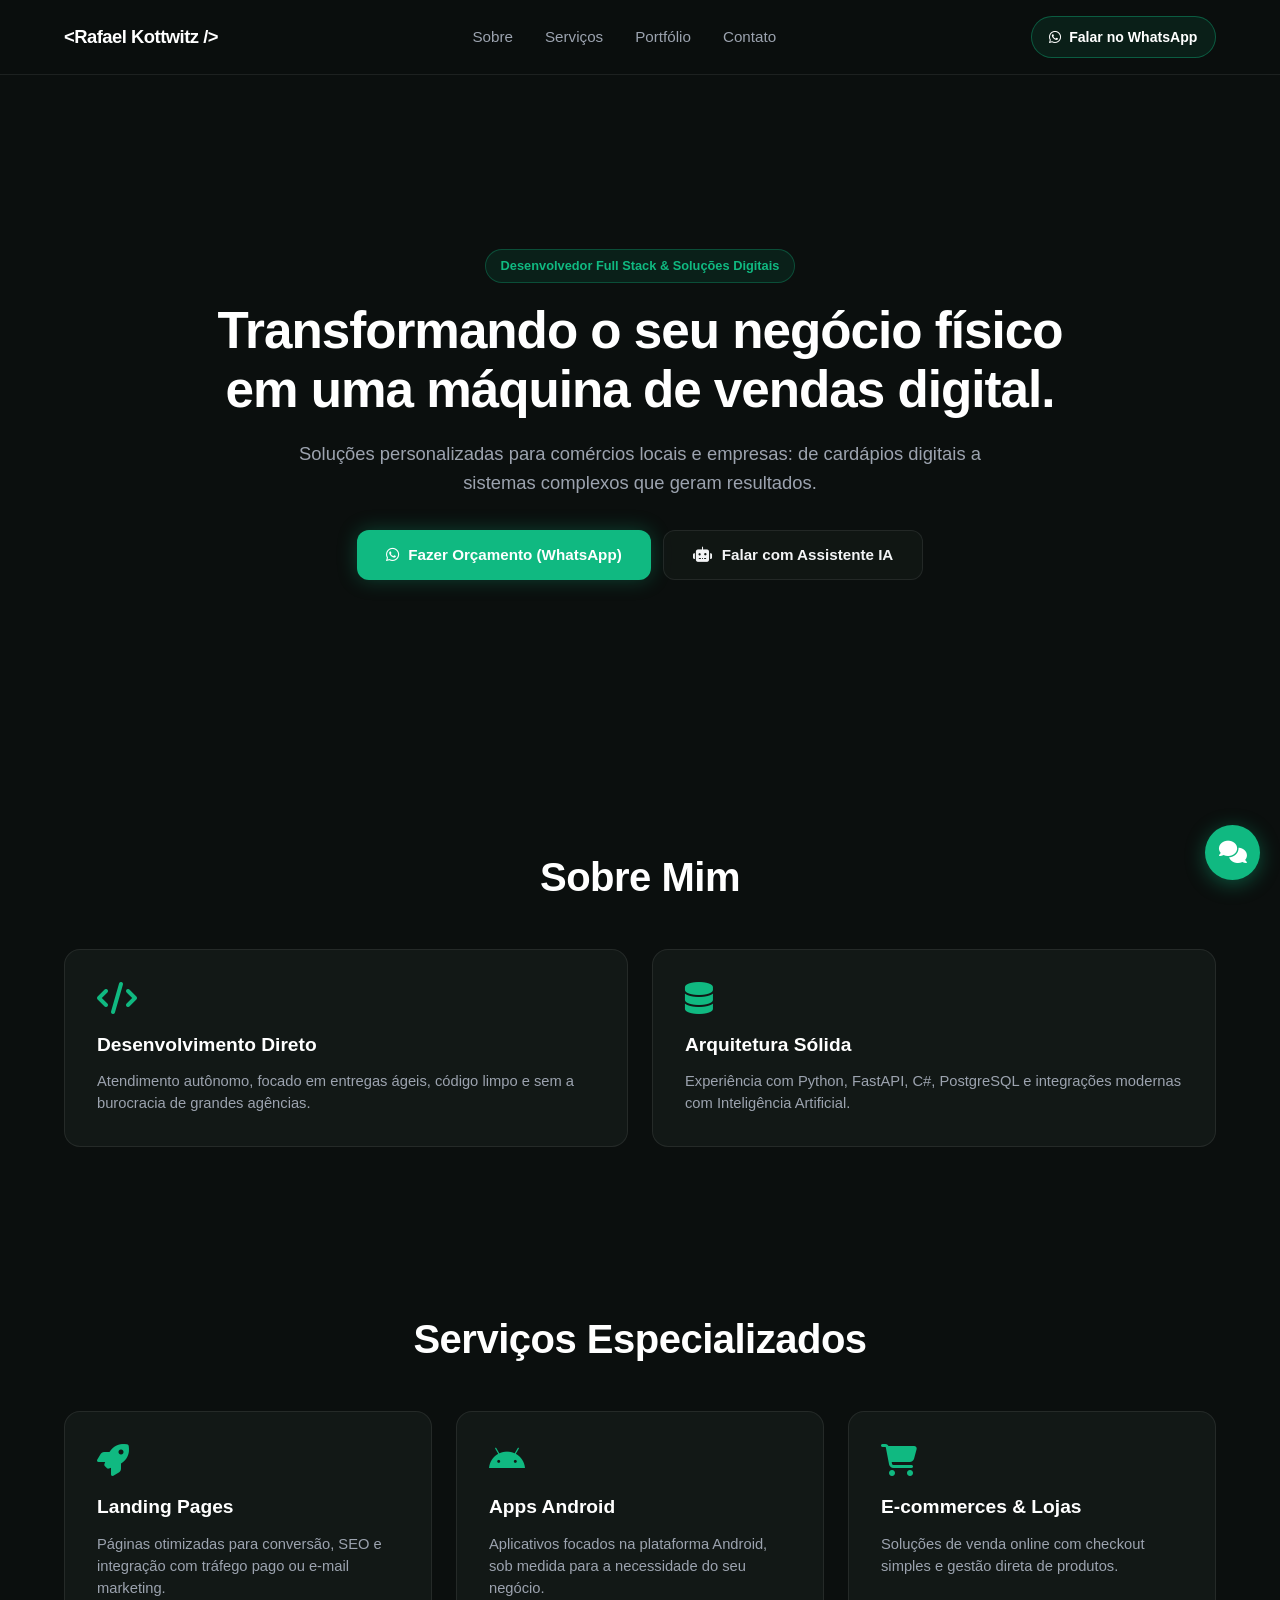
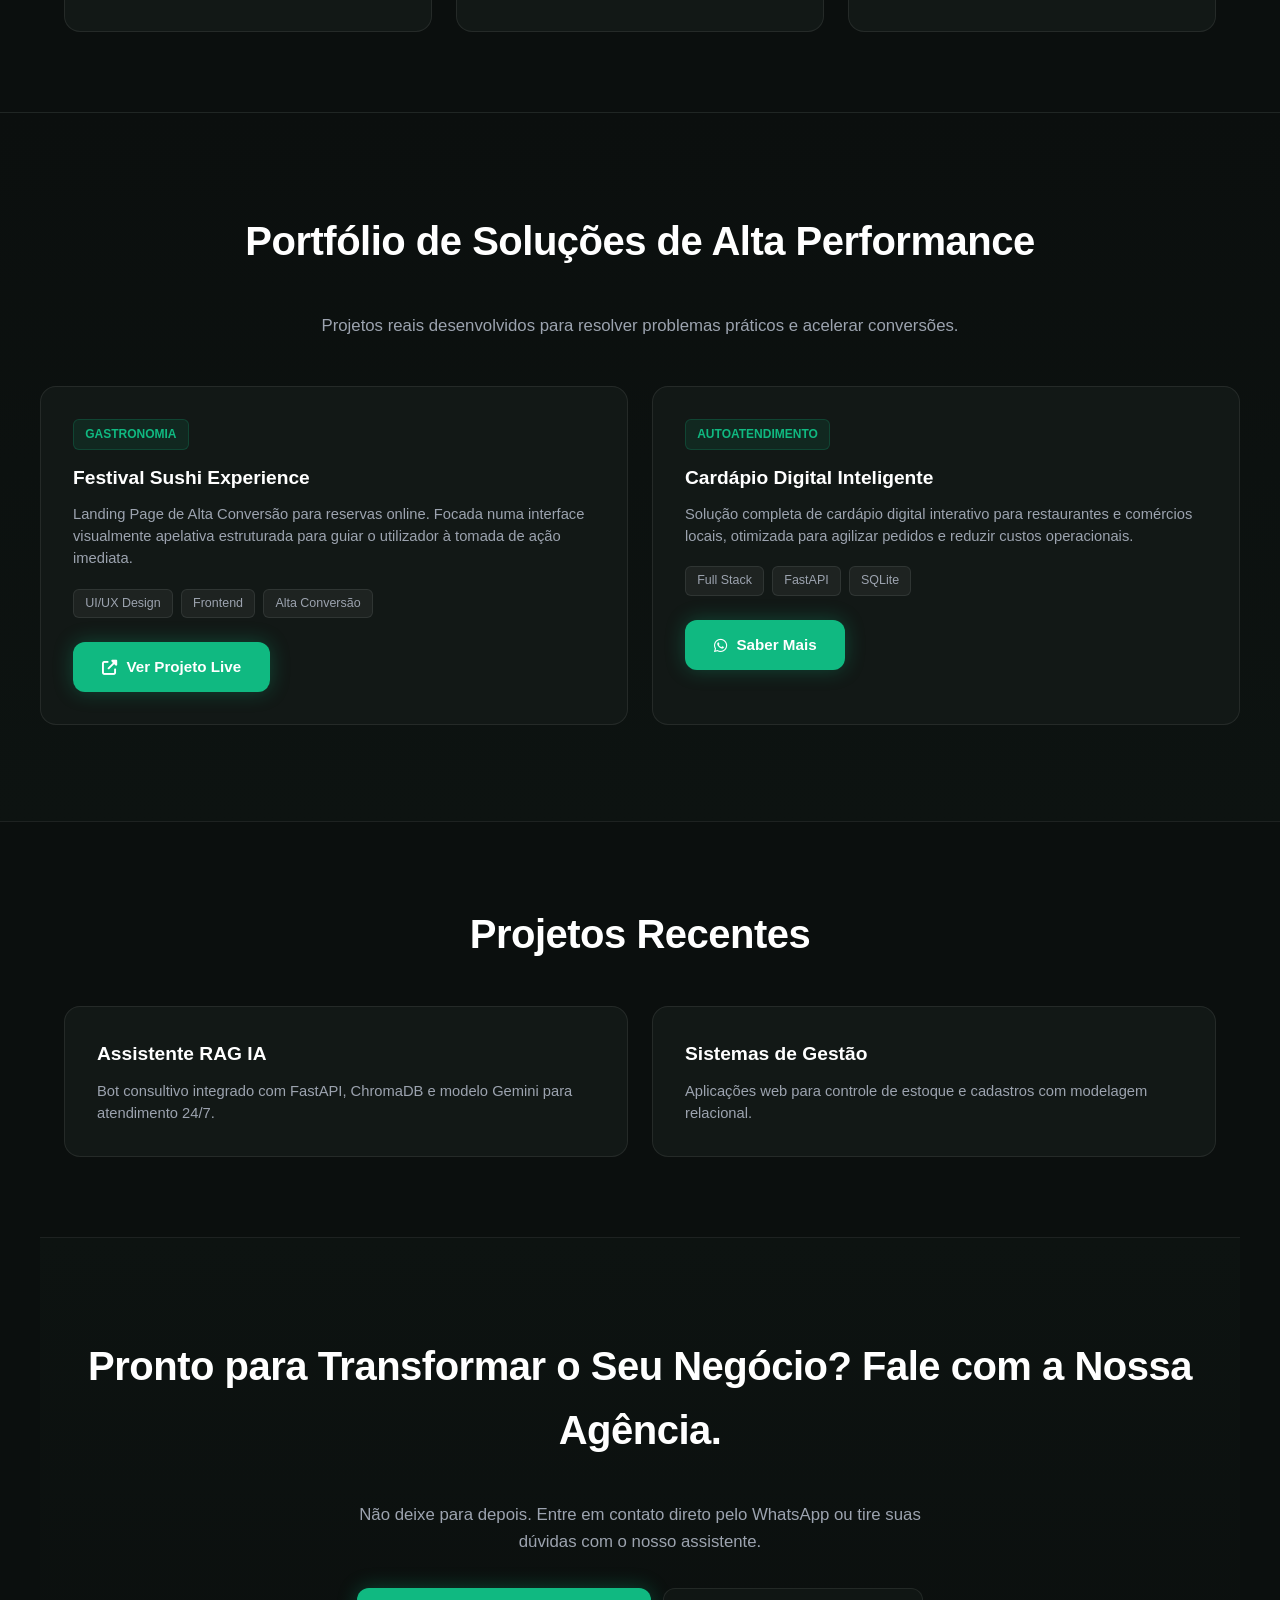
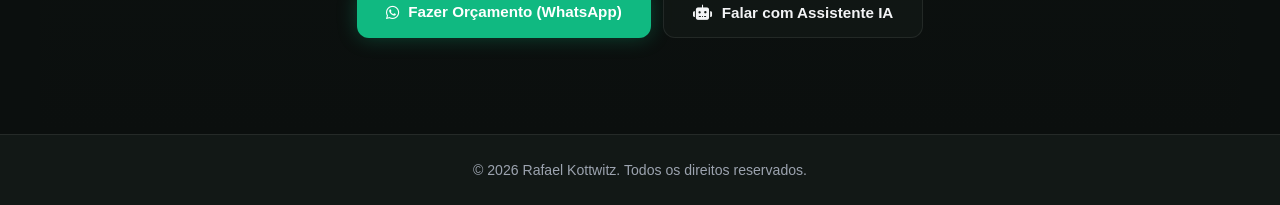
<file: index.html>
<!DOCTYPE html>
<html lang="pt-BR">

<head>
    <meta charset="UTF-8">
    <meta name="viewport" content="width=device-width, initial-scale=1.0">
    <title>Rafael Kottwitz | Desenvolvedor Software & Soluções B2B</title>
    <link rel="stylesheet" href="styles.css">
    <link rel="stylesheet" href="https://cdnjs.cloudflare.com/ajax/libs/font-awesome/6.4.0/css/all.min.css">
</head>

<body>
    <!-- Header Fixo / Navbar Responsiva -->
    <header class="header">
        <nav class="nav-container">
            <div class="logo">&lt;Rafael Kottwitz /&gt;</div>
            
            <ul class="nav-links" id="navLinks">
                <li><a href="#sobre" onclick="closeMenu()">Sobre</a></li>
                <li><a href="#servicos" onclick="closeMenu()">Serviços</a></li>
                <li><a href="#portfolio" onclick="closeMenu()">Portfólio</a></li>
                <li><a href="#contato" onclick="closeMenu()">Contato</a></li>
                <li class="mobile-cta">
                    <a href="https://wa.me/5547988258610?text=Olá%20Rafael,%20vi%20o%20teu%20portfólio%20e%20quero%20fazer%20um%20orçamento!" target="_blank" class="btn-nav">
                        <i class="fab fa-whatsapp"></i> Falar no WhatsApp
                    </a>
                </li>
            </ul>

            <div class="header-cta desktop-only">
                <a href="https://wa.me/5547988258610?text=Olá%20Rafael,%20vi%20o%20teu%20portfólio%20e%20quero%20fazer%20um%20orçamento!" target="_blank" class="btn-nav">
                    <i class="fab fa-whatsapp"></i> Falar no WhatsApp
                </a>
            </div>

            <!-- Botão Hambúrguer para Mobile -->
            <button class="menu-hamburger" id="menuHamburger" onclick="toggleMenu()" aria-label="Abrir Menu">
                <i class="fas fa-bars"></i>
            </button>
        </nav>
    </header>

    <main>
        <!-- Hero Section -->
        <section class="hero" id="inicio">
            <div class="hero-overlay"></div>
            <div class="hero-content">
                <span class="badge">Desenvolvedor Full Stack & Soluções Digitais</span>
                <h1>Transformando o seu negócio físico em uma máquina de vendas digital.</h1>
                <p>Soluções personalizadas para comércios locais e empresas: de cardápios digitais a sistemas complexos que geram resultados.</p>
                <div class="hero-btns">
                    <a href="https://wa.me/5547988258610?text=Olá%20Rafael,%20gostaria%20de%20fazer%20um%20orçamento." target="_blank" class="btn-primary">
                        <i class="fab fa-whatsapp"></i> Fazer Orçamento (WhatsApp)
                    </a>
                    <button class="btn-secondary" onclick="toggleChat()">
                        <i class="fas fa-robot"></i> Falar com Assistente IA
                    </button>
                </div>
            </div>
        </section>

        <!-- Sobre Mim -->
        <section id="sobre" class="sobre">
            <h2>Sobre Mim</h2>
            <div class="sobre-grid">
                <div class="sobre-card">
                    <i class="fas fa-code"></i>
                    <h3>Desenvolvimento Direto</h3>
                    <p>Atendimento autônomo, focado em entregas ágeis, código limpo e sem a burocracia de grandes agências.</p>
                </div>
                <div class="sobre-card">
                    <i class="fas fa-database"></i>
                    <h3>Arquitetura Sólida</h3>
                    <p>Experiência com Python, FastAPI, C#, PostgreSQL e integrações modernas com Inteligência Artificial.</p>
                </div>
            </div>
        </section>

        <!-- Serviços Especializados -->
        <section id="servicos" class="servicos">
            <h2>Serviços Especializados</h2>
            <div class="cards-grid">
                <div class="card">
                    <i class="fas fa-rocket"></i>
                    <h3>Landing Pages</h3>
                    <p>Páginas otimizadas para conversão, SEO e integração com tráfego pago ou e-mail marketing.</p>
                </div>
                <div class="card">
                    <i class="fab fa-android"></i>
                    <h3>Apps Android</h3>
                    <p>Aplicativos focados na plataforma Android, sob medida para a necessidade do seu negócio.</p>
                </div>
                <div class="card">
                    <i class="fas fa-shopping-cart"></i>
                    <h3>E-commerces & Lojas</h3>
                    <p>Soluções de venda online com checkout simples e gestão direta de produtos.</p>
                </div>
            </div>
        </section>

        <!-- Vitrine de Projetos em Destaque -->
        <section id="portfolio" class="portfolio-section">
            <div class="container">
                <h2 class="section-title">Portfólio de Soluções de Alta Performance</h2>
                <p class="section-subtitle">Projetos reais desenvolvidos para resolver problemas práticos e acelerar conversões.</p>

                <div class="project-grid-main">
                    <div class="project-card">
                        <div class="project-info">
                            <span class="project-tag-top">Gastronomia</span>
                            <h3>Festival Sushi Experience</h3>
                            <p>
                                Landing Page de Alta Conversão para reservas online. Focada numa interface visualmente apelativa estruturada para guiar o utilizador à tomada de ação imediata.
                            </p>
                            <div class="project-tags">
                                <span>UI/UX Design</span>
                                <span>Frontend</span>
                                <span>Alta Conversão</span>
                            </div>
                            <div class="project-actions">
                                <a href="https://festivalsushi.netlify.app/" target="_blank" class="btn-primary">
                                    <i class="fas fa-external-link-alt"></i> Ver Projeto Live
                                </a>
                            </div>
                        </div>
                    </div>

                    <div class="project-card">
                        <div class="project-info">
                            <span class="project-tag-top">Autoatendimento</span>
                            <h3>Cardápio Digital Inteligente</h3>
                            <p>
                                Solução completa de cardápio digital interativo para restaurantes e comércios locais, otimizada para agilizar pedidos e reduzir custos operacionais.
                            </p>
                            <div class="project-tags">
                                <span>Full Stack</span>
                                <span>FastAPI</span>
                                <span>SQLite</span>
                            </div>
                            <div class="project-actions">
                                <a href="https://wa.me/5547988258610?text=Olá%20Rafael,%20quero%20conhecer%20o%20Cardápio%20Digital!" target="_blank" class="btn-primary">
                                    <i class="fab fa-whatsapp"></i> Saber Mais
                                </a>
                            </div>
                        </div>
                    </div>
                </div>
            </div>
        </section>

        <!-- Projetos Recentes -->
        <section class="portfolio">
            <h2>Projetos Recentes</h2>
            <div class="portfolio-grid">
                <div class="portfolio-item">
                    <div class="portfolio-info">
                        <h3>Assistente RAG IA</h3>
                        <p>Bot consultivo integrado com FastAPI, ChromaDB e modelo Gemini para atendimento 24/7.</p>
                    </div>
                </div>
                <div class="portfolio-item">
                    <div class="portfolio-info">
                        <h3>Sistemas de Gestão</h3>
                        <p>Aplicações web para controle de estoque e cadastros com modelagem relacional.</p>
                    </div>
                </div>
            </div>
        </section>

        <!-- Secção de Contato Final -->
        <section id="contato" class="contato-final">
            <div class="container text-center">
                <h2>Pronto para Transformar o Seu Negócio? Fale com a Nossa Agência.</h2>
                <p>Não deixe para depois. Entre em contato direto pelo WhatsApp ou tire suas dúvidas com o nosso assistente.</p>
                <div class="hero-btns" style="margin-top: 2rem;">
                    <a href="https://wa.me/5547988258610?text=Olá%20Rafael,%20quero%20fazer%20um%20orçamento%20pelo%20portfólio." target="_blank" class="btn-primary">
                        <i class="fab fa-whatsapp"></i> Fazer Orçamento (WhatsApp)
                    </a>
                    <button class="btn-secondary" onclick="toggleChat()">
                        <i class="fas fa-robot"></i> Falar com Assistente IA
                    </button>
                </div>
            </div>
        </section>
    </main>

    <!-- Footer -->
    <footer class="footer-bottom">
        <p>© 2026 Rafael Kottwitz. Todos os direitos reservados.</p>
    </footer>

    <!-- Chat Widget Integrado -->
    <div class="chat-widget">
        <button class="chat-toggle-btn" onclick="toggleChat()" aria-label="Abrir Chat">
            <i class="fas fa-comments"></i>
        </button>

        <div class="chat-box" id="chatBox">
            <div class="chat-header">
                <div class="chat-status">
                    <span class="status-dot"></span>
                    <div>
                        <strong>Assistente Virtual</strong>
                        <small>IA de Atendimento</small>
                    </div>
                </div>
                <button class="close-btn" onclick="toggleChat()">&times;</button>
            </div>

            <div class="chat-messages" id="chatMessages">
                <div class="message bot-message">
                    Olá! Sou o assistente virtual do Rafael. Como posso te ajudar com seu projeto hoje?
                </div>
            </div>

            <div class="chat-quick-tags">
                <button onclick="sendQuickMessage('Quanto custa uma landing page?')">📄 Preço Landing Page</button>
                <button onclick="sendQuickMessage('Você faz app para Android?')">📱 App Android</button>
            </div>

            <form class="chat-input-area" id="chatForm" onsubmit="handleSendMessage(event)">
                <input type="text" id="userInput" placeholder="Digite sua mensagem..." autocomplete="off">
                <button type="submit"><i class="fas fa-paper-plane"></i></button>
            </form>
        </div>
    </div>

    <script src="script.js"></script>
</body>

</html>
</file>
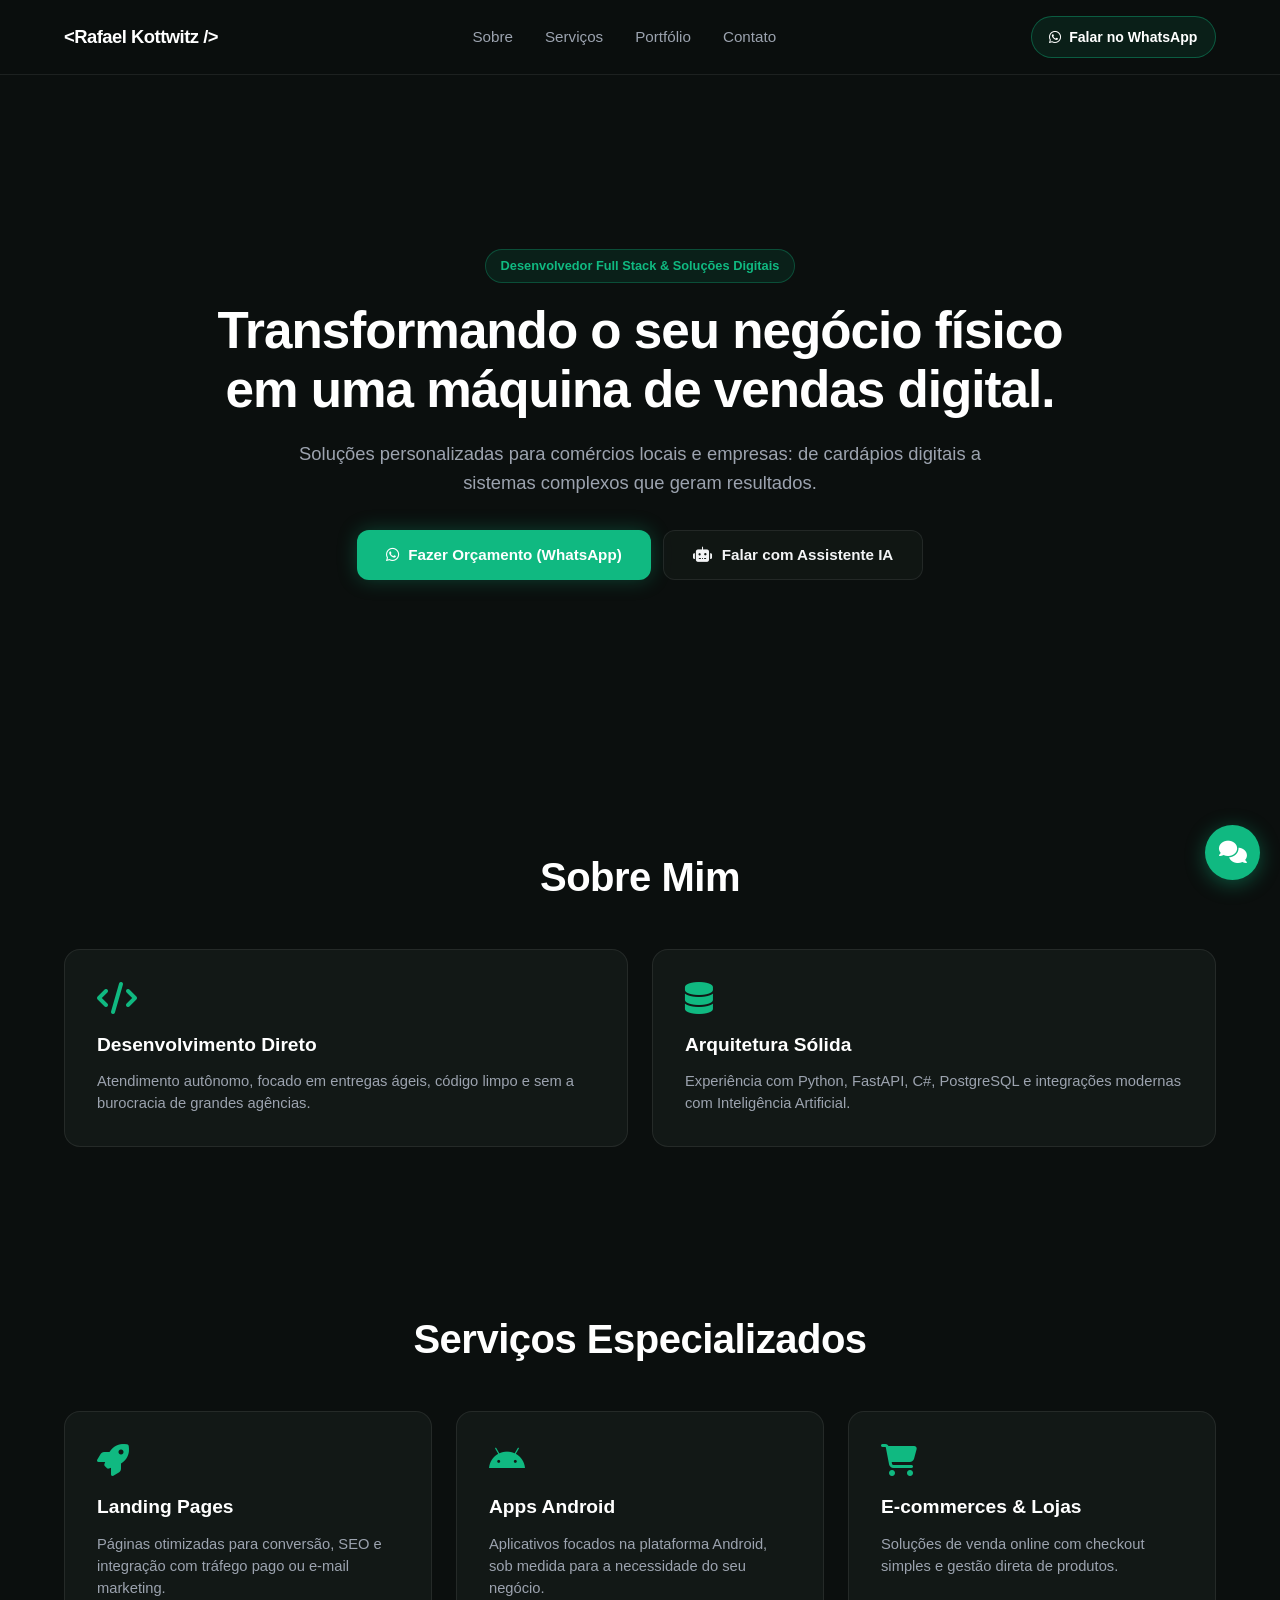
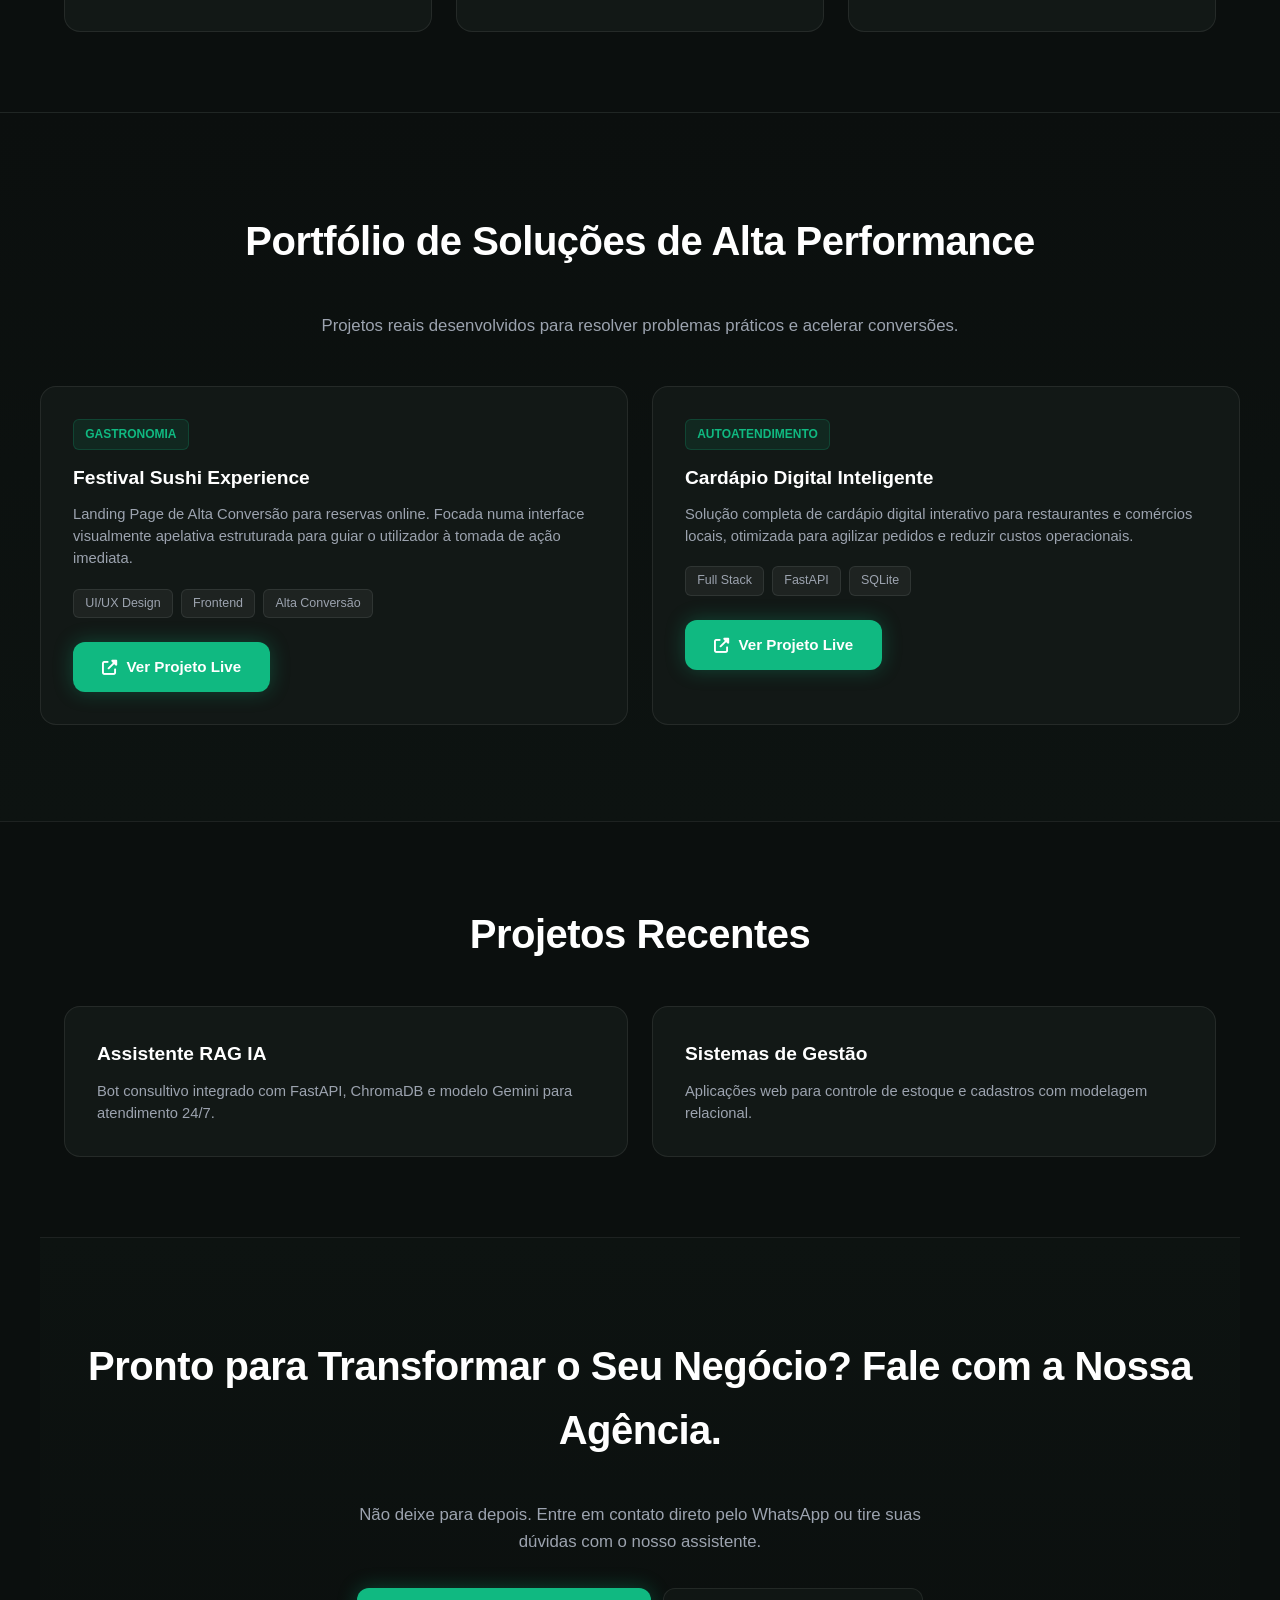
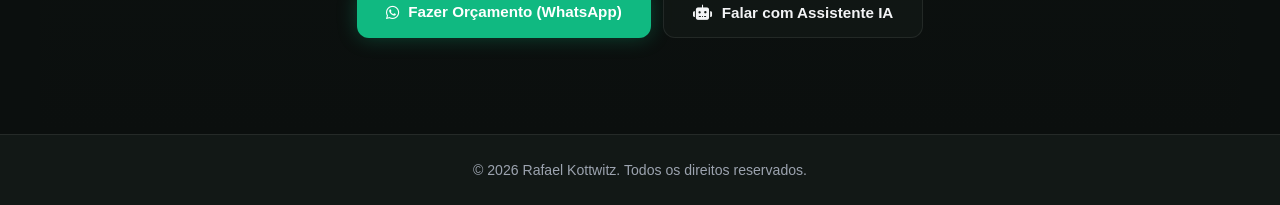
<file: frontend-portfolio/index.html>
<!DOCTYPE html>
<html lang="pt-BR">

<head>
    <meta charset="UTF-8">
    <meta name="viewport" content="width=device-width, initial-scale=1.0">
    <title>Rafael Kottwitz | Desenvolvedor Software & Soluções B2B</title>
    <link rel="stylesheet" href="styles.css">
    <link rel="stylesheet" href="https://cdnjs.cloudflare.com/ajax/libs/font-awesome/6.4.0/css/all.min.css">
</head>

<body>
    <!-- Header Fixo / Navbar Responsiva -->
    <header class="header">
        <nav class="nav-container">
            <div class="logo">&lt;Rafael Kottwitz /&gt;</div>
            
            <ul class="nav-links" id="navLinks">
                <li><a href="#sobre" onclick="closeMenu()">Sobre</a></li>
                <li><a href="#servicos" onclick="closeMenu()">Serviços</a></li>
                <li><a href="#portfolio" onclick="closeMenu()">Portfólio</a></li>
                <li><a href="#contato" onclick="closeMenu()">Contato</a></li>
                <li class="mobile-cta">
                    <a href="https://wa.me/5547988258610?text=Olá%20Rafael,%20vi%20o%20teu%20portfólio%20e%20quero%20fazer%20um%20orçamento!" target="_blank" class="btn-nav">
                        <i class="fab fa-whatsapp"></i> Falar no WhatsApp
                    </a>
                </li>
            </ul>

            <div class="header-cta desktop-only">
                <a href="https://wa.me/5547988258610?text=Olá%20Rafael,%20vi%20o%20teu%20portfólio%20e%20quero%20fazer%20um%20orçamento!" target="_blank" class="btn-nav">
                    <i class="fab fa-whatsapp"></i> Falar no WhatsApp
                </a>
            </div>

            <!-- Botão Hambúrguer para Mobile -->
            <button class="menu-hamburger" id="menuHamburger" onclick="toggleMenu()" aria-label="Abrir Menu">
                <i class="fas fa-bars"></i>
            </button>
        </nav>
    </header>

    <main>
        <!-- Hero Section -->
        <section class="hero" id="inicio">
            <div class="hero-overlay"></div>
            <div class="hero-content">
                <span class="badge">Desenvolvedor Full Stack & Soluções Digitais</span>
                <h1>Transformando o seu negócio físico em uma máquina de vendas digital.</h1>
                <p>Soluções personalizadas para comércios locais e empresas: de cardápios digitais a sistemas complexos que geram resultados.</p>
                <div class="hero-btns">
                    <a href="https://wa.me/5547988258610?text=Olá%20Rafael,%20gostaria%20de%20fazer%20um%20orçamento." target="_blank" class="btn-primary">
                        <i class="fab fa-whatsapp"></i> Fazer Orçamento (WhatsApp)
                    </a>
                    <button class="btn-secondary" onclick="toggleChat()">
                        <i class="fas fa-robot"></i> Falar com Assistente IA
                    </button>
                </div>
            </div>
        </section>

        <!-- Sobre Mim -->
        <section id="sobre" class="sobre">
            <h2>Sobre Mim</h2>
            <div class="sobre-grid">
                <div class="sobre-card">
                    <i class="fas fa-code"></i>
                    <h3>Desenvolvimento Direto</h3>
                    <p>Atendimento autônomo, focado em entregas ágeis, código limpo e sem a burocracia de grandes agências.</p>
                </div>
                <div class="sobre-card">
                    <i class="fas fa-database"></i>
                    <h3>Arquitetura Sólida</h3>
                    <p>Experiência com Python, FastAPI, C#, PostgreSQL e integrações modernas com Inteligência Artificial.</p>
                </div>
            </div>
        </section>

        <!-- Serviços Especializados -->
        <section id="servicos" class="servicos">
            <h2>Serviços Especializados</h2>
            <div class="cards-grid">
                <div class="card">
                    <i class="fas fa-rocket"></i>
                    <h3>Landing Pages</h3>
                    <p>Páginas otimizadas para conversão, SEO e integração com tráfego pago ou e-mail marketing.</p>
                </div>
                <div class="card">
                    <i class="fab fa-android"></i>
                    <h3>Apps Android</h3>
                    <p>Aplicativos focados na plataforma Android, sob medida para a necessidade do seu negócio.</p>
                </div>
                <div class="card">
                    <i class="fas fa-shopping-cart"></i>
                    <h3>E-commerces & Lojas</h3>
                    <p>Soluções de venda online com checkout simples e gestão direta de produtos.</p>
                </div>
            </div>
        </section>

        <!-- Vitrine de Projetos em Destaque -->
        <section id="portfolio" class="portfolio-section">
            <div class="container">
                <h2 class="section-title">Portfólio de Soluções de Alta Performance</h2>
                <p class="section-subtitle">Projetos reais desenvolvidos para resolver problemas práticos e acelerar conversões.</p>

                <div class="project-grid-main">
                    <div class="project-card">
                        <div class="project-info">
                            <span class="project-tag-top">Gastronomia</span>
                            <h3>Festival Sushi Experience</h3>
                            <p>
                                Landing Page de Alta Conversão para reservas online. Focada numa interface visualmente apelativa estruturada para guiar o utilizador à tomada de ação imediata.
                            </p>
                            <div class="project-tags">
                                <span>UI/UX Design</span>
                                <span>Frontend</span>
                                <span>Alta Conversão</span>
                            </div>
                            <div class="project-actions">
                                <a href="https://festivalsushi.netlify.app/" target="_blank" class="btn-primary">
                                    <i class="fas fa-external-link-alt"></i> Ver Projeto Live
                                </a>
                            </div>
                        </div>
                    </div>

                    <div class="project-card">
                        <div class="project-info">
                            <span class="project-tag-top">Autoatendimento</span>
                            <h3>Cardápio Digital Inteligente</h3>
                            <p>
                                Solução completa de cardápio digital interativo para restaurantes e comércios locais, otimizada para agilizar pedidos e reduzir custos operacionais.
                            </p>
                            <div class="project-tags">
                                <span>Full Stack</span>
                                <span>FastAPI</span>
                                <span>SQLite</span>
                            </div>
                            <div class="project-actions">
                                <a href="https://sabores-da-costa.vercel.app/" target="_blank" class="btn-primary">
                                    <i class="fas fa-external-link-alt"></i> Ver Projeto Live
                                </a>
                            </div>
                        </div>
                    </div>
                </div>
            </div>
        </section>

        <!-- Projetos Recentes -->
        <section class="portfolio">
            <h2>Projetos Recentes</h2>
            <div class="portfolio-grid">
                <div class="portfolio-item">
                    <div class="portfolio-info">
                        <h3>Assistente RAG IA</h3>
                        <p>Bot consultivo integrado com FastAPI, ChromaDB e modelo Gemini para atendimento 24/7.</p>
                    </div>
                </div>
                <div class="portfolio-item">
                    <div class="portfolio-info">
                        <h3>Sistemas de Gestão</h3>
                        <p>Aplicações web para controle de estoque e cadastros com modelagem relacional.</p>
                    </div>
                </div>
            </div>
        </section>

        <!-- Secção de Contato Final -->
        <section id="contato" class="contato-final">
            <div class="container text-center">
                <h2>Pronto para Transformar o Seu Negócio? Fale com a Nossa Agência.</h2>
                <p>Não deixe para depois. Entre em contato direto pelo WhatsApp ou tire suas dúvidas com o nosso assistente.</p>
                <div class="hero-btns" style="margin-top: 2rem;">
                    <a href="https://wa.me/5547988258610?text=Olá%20Rafael,%20quero%20fazer%20um%20orçamento%20pelo%20portfólio." target="_blank" class="btn-primary">
                        <i class="fab fa-whatsapp"></i> Fazer Orçamento (WhatsApp)
                    </a>
                    <button class="btn-secondary" onclick="toggleChat()">
                        <i class="fas fa-robot"></i> Falar com Assistente IA
                    </button>
                </div>
            </div>
        </section>
    </main>

    <!-- Footer -->
    <footer class="footer-bottom">
        <p>© 2026 Rafael Kottwitz. Todos os direitos reservados.</p>
    </footer>

    <!-- Chat Widget Integrado -->
    <div class="chat-widget">
        <button class="chat-toggle-btn" onclick="toggleChat()" aria-label="Abrir Chat">
            <i class="fas fa-comments"></i>
        </button>

        <div class="chat-box" id="chatBox">
            <div class="chat-header">
                <div class="chat-status">
                    <span class="status-dot"></span>
                    <div>
                        <strong>Assistente Virtual</strong>
                        <small>IA de Atendimento</small>
                    </div>
                </div>
                <button class="close-btn" onclick="toggleChat()">&times;</button>
            </div>

            <div class="chat-messages" id="chatMessages">
                <div class="message bot-message">
                    Olá! Sou o assistente virtual do Rafael. Como posso te ajudar com seu projeto hoje?
                </div>
            </div>

            <div class="chat-quick-tags">
                <button onclick="sendQuickMessage('Quanto custa uma landing page?')">📄 Preço Landing Page</button>
                <button onclick="sendQuickMessage('Você faz app para Android?')">📱 App Android</button>
            </div>

            <form class="chat-input-area" id="chatForm" onsubmit="handleSendMessage(event)">
                <input type="text" id="userInput" placeholder="Digite sua mensagem..." autocomplete="off">
                <button type="submit"><i class="fas fa-paper-plane"></i></button>
            </form>
        </div>
    </div>

    <script src="script.js"></script>
</body>

</html>
</file>
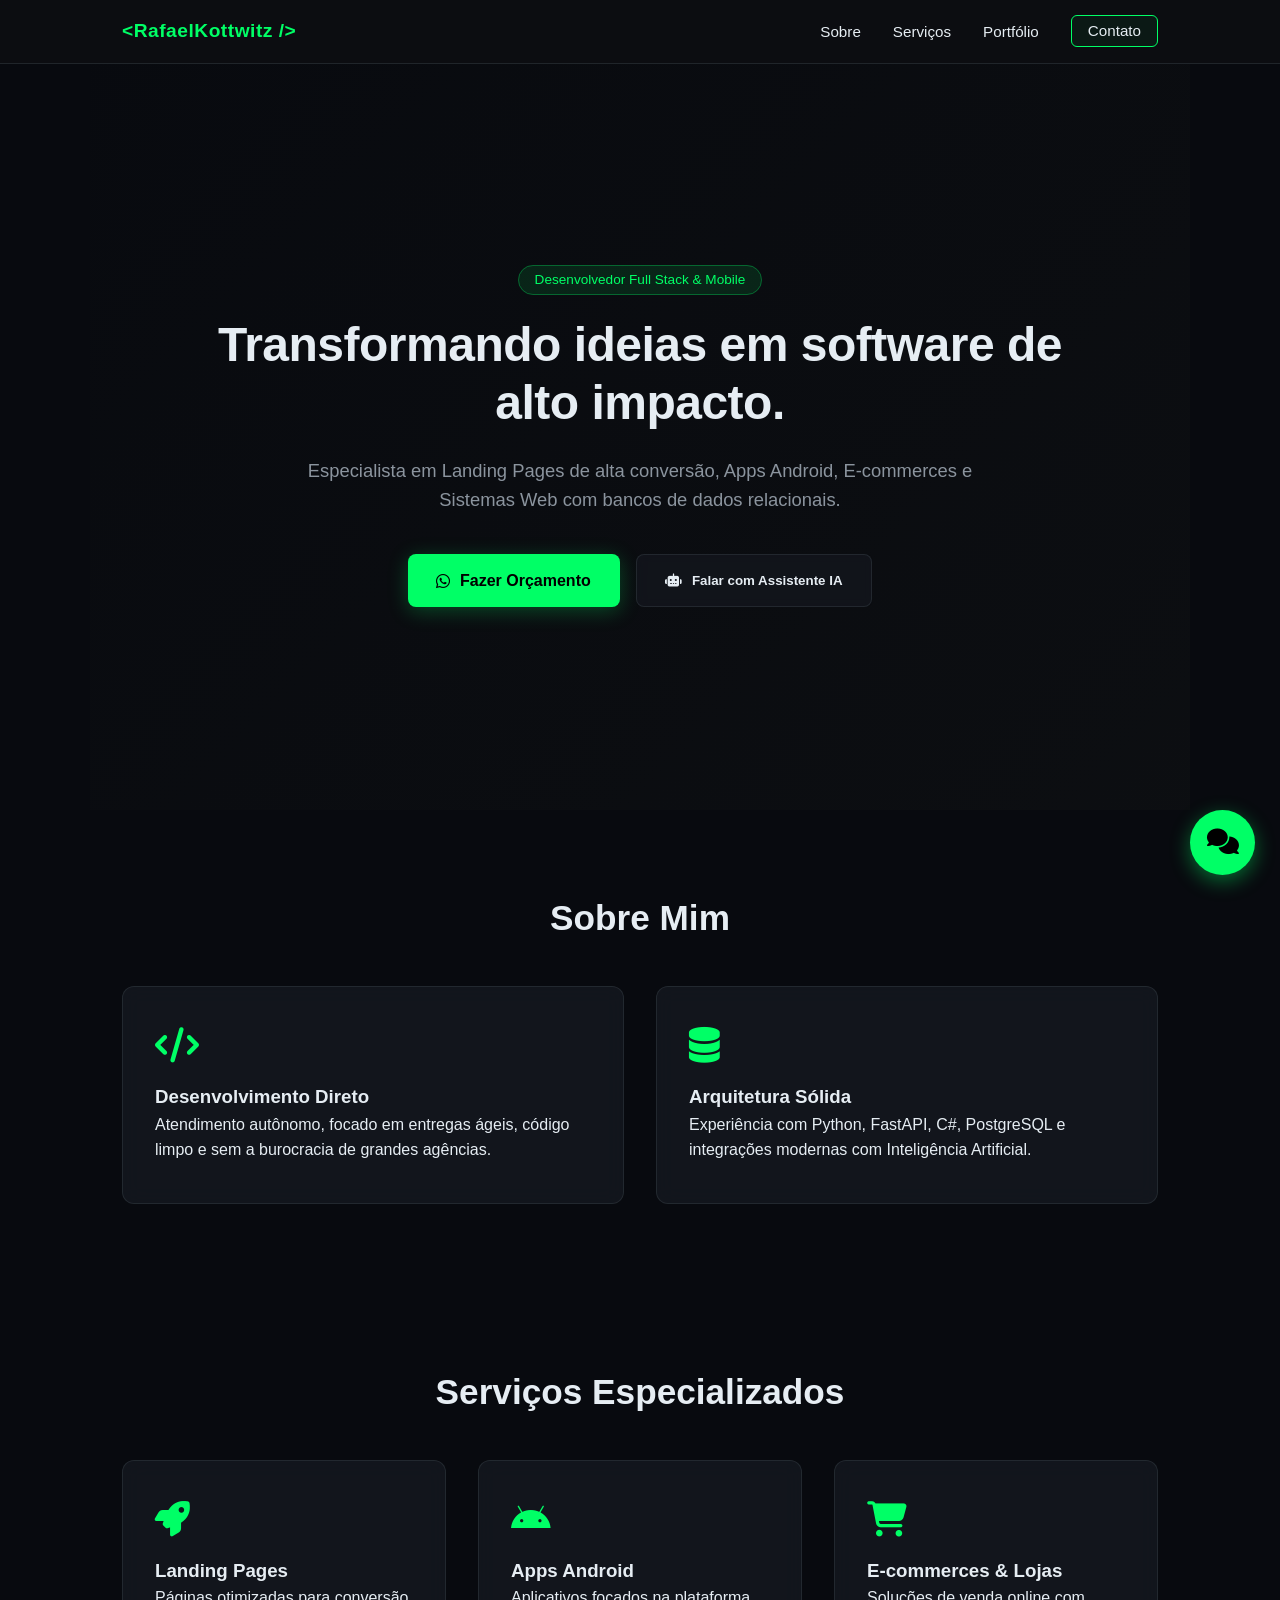
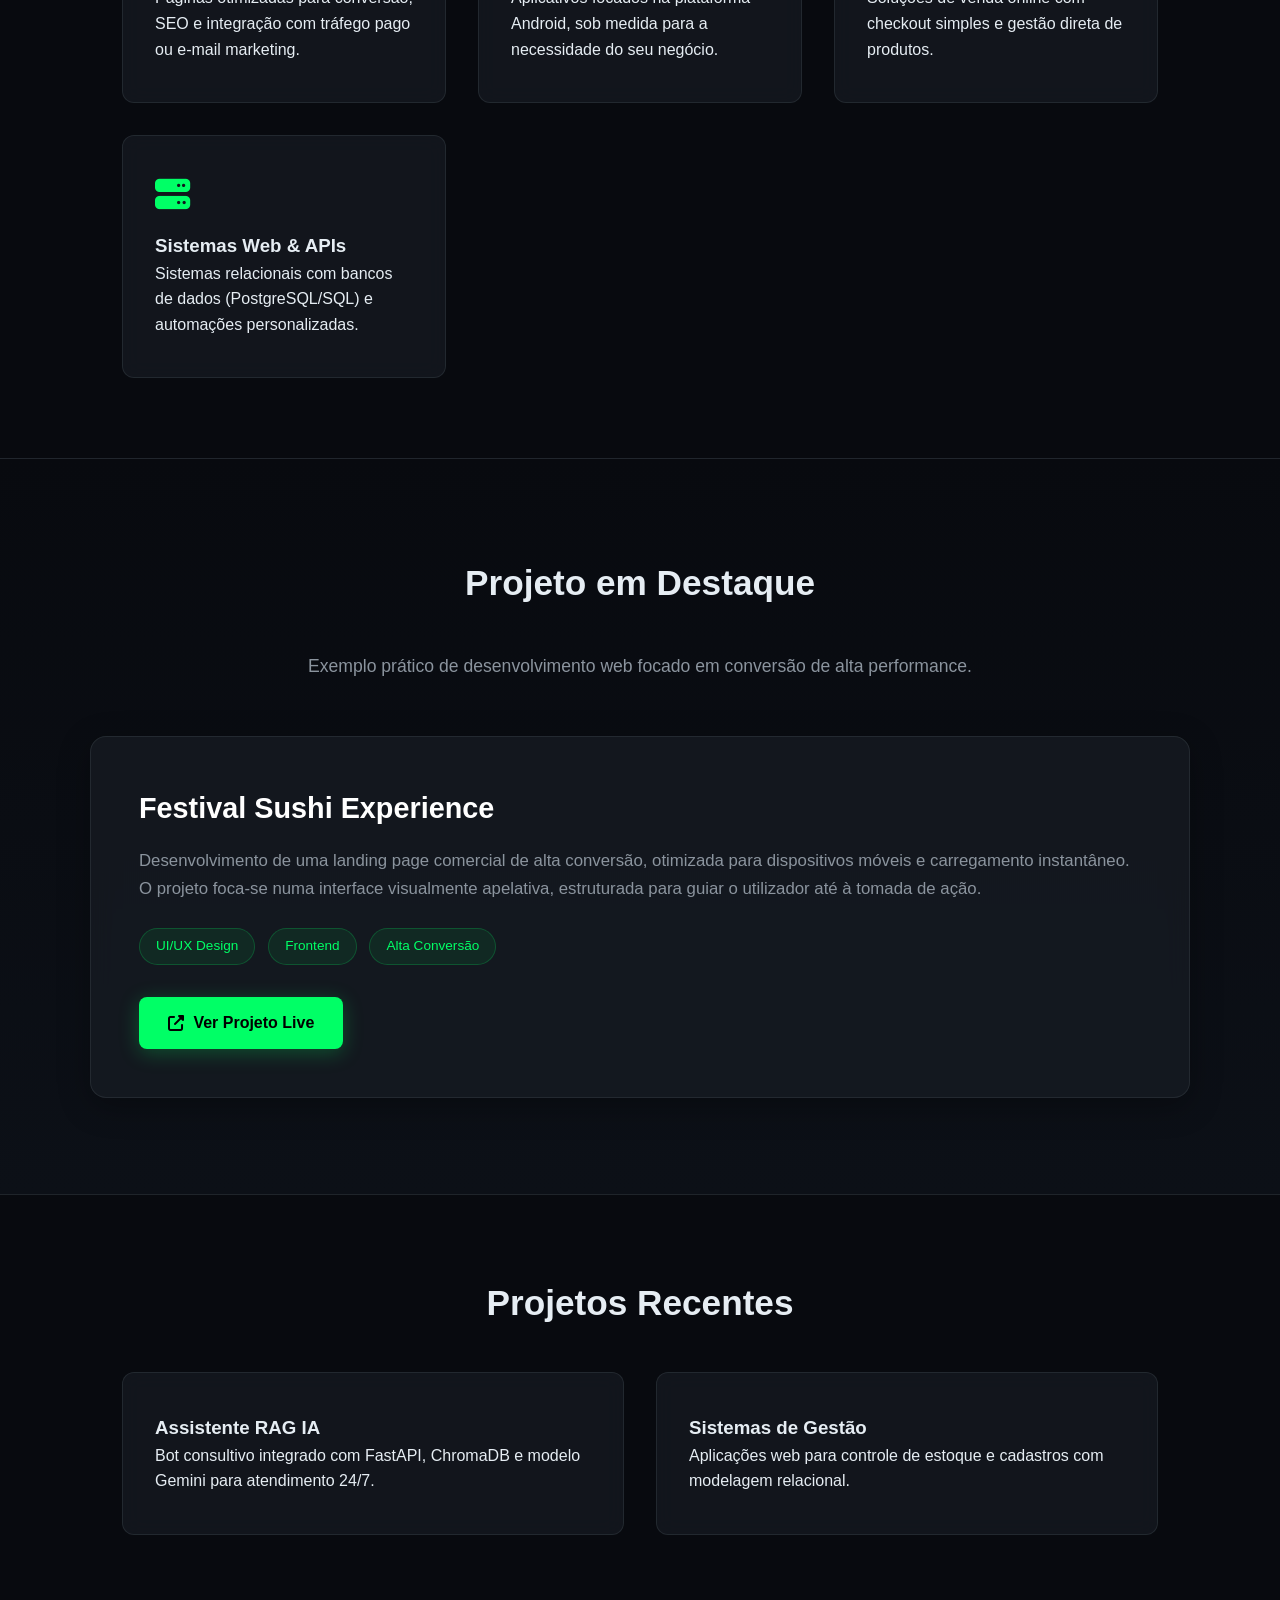
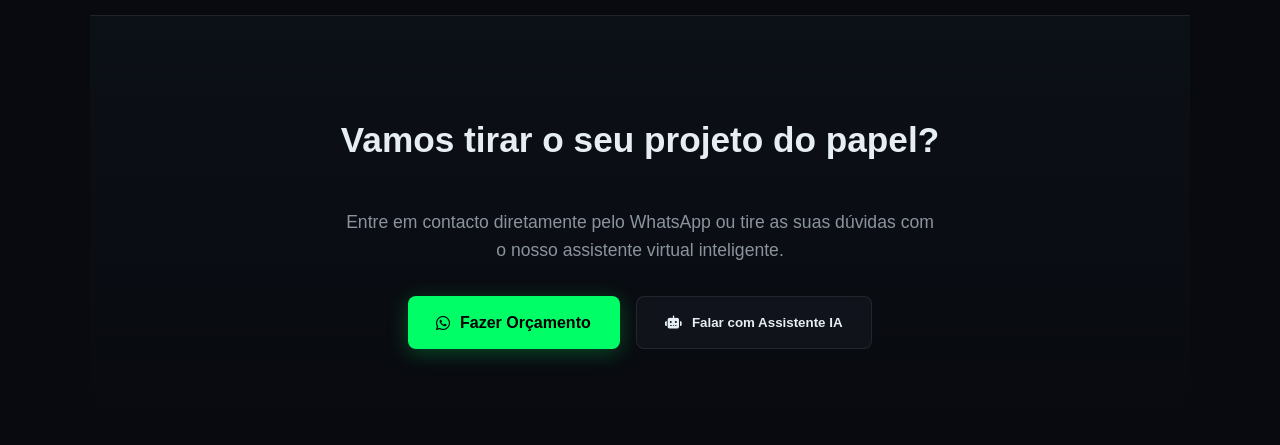
<file: Back-end-bot/frontend-portfolio/index.html>
<!DOCTYPE html>
<html lang="pt-BR">

<head>
    <meta charset="UTF-8">
    <meta name="viewport" content="width=device-width, initial-scale=1.0">
    <title>Rafael Kottwitz | Desenvolvedor Software</title>
    <link rel="stylesheet" href="styles.css">
    <link rel="stylesheet" href="https://cdnjs.cloudflare.com/ajax/libs/font-awesome/6.4.0/css/all.min.css">
</head>

<body>
    <header class="header">
        <nav class="nav-container">
            <div class="logo">&lt;RafaelKottwitz /&gt;</div>
            <ul class="nav-links">
                <li><a href="#sobre">Sobre</a></li>
                <li><a href="#servicos">Serviços</a></li>
                <li><a href="#portfolio">Portfólio</a></li>
                <li><a href="#contato" class="btn-nav">Contato</a></li>
            </ul>
        </nav>
    </header>

    <main>
        <!-- Hero Section com Background Imersivo -->
        <section class="hero">
            <div class="hero-overlay"></div>
            <div class="hero-content">
                <span class="badge">Desenvolvedor Full Stack & Mobile</span>
                <h1>Transformando ideias em software de alto impacto.</h1>
                <p>Especialista em Landing Pages de alta conversão, Apps Android, E-commerces e Sistemas Web com bancos de dados relacionais.</p>
                <div class="hero-btns">
                    <a href="https://wa.me/5547988258610" target="_blank" class="btn-primary">
                        <i class="fab fa-whatsapp"></i> Fazer Orçamento
                    </a>
                    <button class="btn-secondary" onclick="toggleChat()">
                        <i class="fas fa-robot"></i> Falar com Assistente IA
                    </button>
                </div>
            </div>
        </section>

        <!-- Sobre Mim -->
        <section id="sobre" class="sobre">
            <h2>Sobre Mim</h2>
            <div class="sobre-grid">
                <div class="sobre-card">
                    <i class="fas fa-code"></i>
                    <h3>Desenvolvimento Direto</h3>
                    <p>Atendimento autônomo, focado em entregas ágeis, código limpo e sem a burocracia de grandes agências.</p>
                </div>
                <div class="sobre-card">
                    <i class="fas fa-database"></i>
                    <h3>Arquitetura Sólida</h3>
                    <p>Experiência com Python, FastAPI, C#, PostgreSQL e integrações modernas com Inteligência Artificial.</p>
                </div>
            </div>
        </section>

        <!-- Serviços Especializados -->
        <section id="servicos" class="servicos">
            <h2>Serviços Especializados</h2>
            <div class="cards-grid">
                <div class="card">
                    <i class="fas fa-rocket"></i>
                    <h3>Landing Pages</h3>
                    <p>Páginas otimizadas para conversão, SEO e integração com tráfego pago ou e-mail marketing.</p>
                </div>
                <div class="card">
                    <i class="fab fa-android"></i>
                    <h3>Apps Android</h3>
                    <p>Aplicativos focados na plataforma Android, sob medida para a necessidade do seu negócio.</p>
                </div>
                <div class="card">
                    <i class="fas fa-shopping-cart"></i>
                    <h3>E-commerces & Lojas</h3>
                    <p>Soluções de venda online com checkout simples e gestão direta de produtos.</p>
                </div>
                <div class="card">
                    <i class="fas fa-server"></i>
                    <h3>Sistemas Web & APIs</h3>
                    <p>Sistemas relacionais com bancos de dados (PostgreSQL/SQL) e automações personalizadas.</p>
                </div>
            </div>
        </section>

        <!-- Projetos em Destaque -->
        <section id="projetos-destaque" class="portfolio-section">
            <div class="container">
                <h2 class="section-title">Projeto em Destaque</h2>
                <p class="section-subtitle">Exemplo prático de desenvolvimento web focado em conversão de alta performance.</p>

                <div class="project-card">
                    <div class="project-info">
                        <h3>Festival Sushi Experience</h3>
                        <p>
                            Desenvolvimento de uma landing page comercial de alta conversão, otimizada para dispositivos móveis e carregamento instantâneo.
                            O projeto foca-se numa interface visualmente apelativa, estruturada para guiar o utilizador até à tomada de ação.
                        </p>
                        <div class="project-tags">
                            <span>UI/UX Design</span>
                            <span>Frontend</span>
                            <span>Alta Conversão</span>
                        </div>
                        <div class="project-actions">
                            <a href="https://festivalsushi.netlify.app/" target="_blank" class="btn-primary">
                                <i class="fas fa-external-link-alt"></i> Ver Projeto Live
                            </a>
                        </div>
                    </div>
                </div>
            </div>
        </section>

        <!-- Outros Projetos -->
        <section id="portfolio" class="portfolio">
            <h2>Projetos Recentes</h2>
            <div class="portfolio-grid">
                <div class="portfolio-item">
                    <div class="portfolio-info">
                        <h3>Assistente RAG IA</h3>
                        <p>Bot consultivo integrado com FastAPI, ChromaDB e modelo Gemini para atendimento 24/7.</p>
                    </div>
                </div>
                <div class="portfolio-item">
                    <div class="portfolio-info">
                        <h3>Sistemas de Gestão</h3>
                        <p>Aplicações web para controle de estoque e cadastros com modelagem relacional.</p>
                    </div>
                </div>
            </div>
        </section>

        <!-- Secção de Contato Final -->
        <section id="contato" class="contato-final">
            <div class="container text-center">
                <h2>Vamos tirar o seu projeto do papel?</h2>
                <p>Entre em contacto diretamente pelo WhatsApp ou tire as suas dúvidas com o nosso assistente virtual inteligente.</p>
                <div class="hero-btns" style="margin-top: 2rem;">
                    <a href="https://wa.me/5547988258610" target="_blank" class="btn-primary">
                        <i class="fab fa-whatsapp"></i> Fazer Orçamento
                    </a>
                    <button class="btn-secondary" onclick="toggleChat()">
                        <i class="fas fa-robot"></i> Falar com Assistente IA
                    </button>
                </div>
            </div>
        </section>
    </main>

    <!-- Chat Widget -->
    <div class="chat-widget">
        <button class="chat-toggle-btn" onclick="toggleChat()">
            <i class="fas fa-comments"></i>
        </button>

        <div class="chat-box" id="chatBox">
            <div class="chat-header">
                <div class="chat-status">
                    <span class="status-dot"></span>
                    <div>
                        <strong>Assistente Virtual</strong>
                        <small>IA de Atendimento</small>
                    </div>
                </div>
                <button class="close-btn" onclick="toggleChat()">&times;</button>
            </div>

            <div class="chat-messages" id="chatMessages">
                <div class="message bot-message">
                    Olá! Sou o assistente virtual do Rafael. Como posso te ajudar com seu projeto hoje?
                </div>
            </div>

            <div class="chat-quick-tags">
                <button onclick="sendQuickMessage('Quanto custa uma landing page?')">📄 Preço Landing Page</button>
                <button onclick="sendQuickMessage('Você faz app para Android?')">📱 App Android</button>
            </div>

            <form class="chat-input-area" id="chatForm" onsubmit="handleSendMessage(event)">
                <input type="text" id="userInput" placeholder="Digite sua mensagem..." autocomplete="off">
                <button type="submit"><i class="fas fa-paper-plane"></i></button>
            </form>
        </div>
    </div>

    <script src="script.js"></script>
</body>

</html>
</file>
<file: styles.css>
:root {
    --bg-color: #0b0f0e;
    --card-bg: #121816;
    --accent-color: #10b981;
    --accent-hover: #059669;
    --text-color: #f3f4f6;
    --text-secondary: #9ca3af;
    --border-color: rgba(255, 255, 255, 0.08);
}

* {
    margin: 0;
    padding: 0;
    box-sizing: border-box;
    font-family: 'Segoe UI', Tahoma, Geneva, Verdana, sans-serif;
    scroll-behavior: smooth;
}

body {
    background-color: var(--bg-color);
    color: var(--text-color);
    line-height: 1.6;
    overflow-x: hidden;
}

/* Header Fixo / Navbar Otimizada */
.header {
    background: rgba(11, 15, 14, 0.9);
    backdrop-filter: blur(12px);
    -webkit-backdrop-filter: blur(12px);
    position: fixed;
    top: 0;
    width: 100%;
    z-index: 1000;
    border-bottom: 1px solid var(--border-color);
}

.nav-container {
    max-width: 1200px;
    margin: 0 auto;
    display: flex;
    justify-content: space-between;
    align-items: center;
    padding: 1rem 1.5rem;
}

.logo {
    font-weight: 700;
    font-size: 1.15rem;
    color: #ffffff;
    letter-spacing: -0.5px;
    z-index: 1001;
}

.nav-links {
    display: flex;
    list-style: none;
    gap: 2rem;
    align-items: center;
}

.nav-links a {
    color: var(--text-secondary);
    text-decoration: none;
    transition: color 0.2s ease;
    font-size: 0.95rem;
    font-weight: 500;
}

.nav-links a:hover {
    color: var(--accent-color);
}

.mobile-cta {
    display: none;
}

.btn-nav {
    border: 1px solid rgba(16, 185, 129, 0.4);
    padding: 0.55rem 1.1rem;
    border-radius: 9999px;
    background: rgba(16, 185, 129, 0.1);
    color: #ffffff;
    text-decoration: none;
    font-weight: 600;
    font-size: 0.88rem;
    display: inline-flex;
    align-items: center;
    gap: 0.5rem;
    transition: all 0.2s ease;
}

.btn-nav:hover {
    background: var(--accent-hover);
    border-color: var(--accent-hover);
}

/* Botão Menu Hambúrguer */
.menu-hamburger {
    display: none;
    background: none;
    border: none;
    color: var(--text-color);
    font-size: 1.5rem;
    cursor: pointer;
    z-index: 1001;
    padding: 0.4rem;
}

/* Hero Section */
.hero {
    position: relative;
    min-height: 85vh;
    display: flex;
    align-items: center;
    justify-content: center;
    padding: 8rem 1.5rem 4rem;
    text-align: center;
    background: url('https://images.unsplash.com/photo-1550751827-4bd374c3f58b?auto=format&fit=crop&q=80&w=1920') no-repeat center center/cover;
}

.hero-overlay {
    position: absolute;
    top: 0;
    left: 0;
    width: 100%;
    height: 100%;
    background: radial-gradient(circle at center, rgba(11, 15, 14, 0.85) 0%, rgba(11, 15, 14, 0.96) 100%);
    z-index: 1;
}

.hero-content {
    position: relative;
    z-index: 2;
    max-width: 900px;
}

.badge {
    background: rgba(16, 185, 129, 0.1);
    color: var(--accent-color);
    padding: 0.35rem 0.9rem;
    border-radius: 9999px;
    font-size: 0.8rem;
    border: 1px solid rgba(16, 185, 129, 0.3);
    font-weight: 600;
    display: inline-block;
    margin-bottom: 1.2rem;
}

.hero h1 {
    font-size: clamp(2.2rem, 5vw, 3.2rem);
    margin-bottom: 1.2rem;
    font-weight: 800;
    letter-spacing: -1px;
    line-height: 1.15;
    color: #ffffff;
}

.hero p {
    color: var(--text-secondary);
    font-size: clamp(1rem, 2vw, 1.15rem);
    margin-bottom: 2rem;
    max-width: 700px;
    margin-left: auto;
    margin-right: auto;
}

.hero-btns {
    display: flex;
    gap: 0.8rem;
    justify-content: center;
    flex-wrap: wrap;
}

.btn-primary, .btn-secondary {
    padding: 0.8rem 1.8rem;
    border-radius: 12px;
    font-weight: 600;
    cursor: pointer;
    text-decoration: none;
    display: inline-flex;
    align-items: center;
    gap: 0.6rem;
    transition: transform 0.2s ease, background 0.2s ease;
    font-size: 0.95rem;
}

.btn-primary {
    background: var(--accent-color);
    color: #ffffff;
    border: none;
    box-shadow: 0 0 20px rgba(16, 185, 129, 0.3);
}

.btn-primary:hover {
    background: var(--accent-hover);
    transform: translateY(-2px);
}

.btn-secondary {
    background: rgba(18, 24, 22, 0.8);
    color: var(--text-color);
    border: 1px solid var(--border-color);
}

.btn-secondary:hover {
    border-color: var(--accent-color);
    transform: translateY(-2px);
}

section {
    max-width: 1200px;
    margin: 0 auto;
    padding: 5rem 1.5rem;
}

section h2 {
    font-size: clamp(2rem, 4vw, 2.5rem);
    margin-bottom: 2.5rem;
    text-align: center;
    font-weight: 700;
    letter-spacing: -0.5px;
    color: #ffffff;
}

/* Grids */
.cards-grid, .sobre-grid, .portfolio-grid, .project-grid-main {
    display: grid;
    grid-template-columns: repeat(auto-fit, minmax(260px, 1fr));
    gap: 1.5rem;
}

.card, .sobre-card, .portfolio-item, .project-card {
    background: var(--card-bg);
    border: 1px solid var(--border-color);
    padding: 2rem;
    border-radius: 16px;
    transition: border-color 0.2s ease, transform 0.2s ease;
}

.card:hover, .sobre-card:hover, .portfolio-item:hover, .project-card:hover {
    border-color: rgba(16, 185, 129, 0.4);
    transform: translateY(-3px);
}

.card i, .sobre-card i {
    font-size: 2rem;
    color: var(--accent-color);
    margin-bottom: 1rem;
}

.card h3, .sobre-card h3, .portfolio-item h3, .project-info h3 {
    color: #ffffff;
    font-size: 1.2rem;
    margin-bottom: 0.6rem;
}

.card p, .sobre-card p, .portfolio-item p, .project-info p, .section-subtitle {
    color: var(--text-secondary);
    font-size: 0.92rem;
    line-height: 1.5;
}

.portfolio-section {
    background: linear-gradient(180deg, var(--bg-color) 0%, #0d1311 100%);
    border-top: 1px solid var(--border-color);
    border-bottom: 1px solid var(--border-color);
    max-width: 100%;
    padding: 6rem 1.5rem;
}

.portfolio-section .container {
    max-width: 1200px;
    margin: 0 auto;
}

.section-subtitle {
    text-align: center;
    margin-bottom: 3rem;
    font-size: 1.05rem;
}

.project-tag-top {
    display: inline-block;
    background: rgba(16, 185, 129, 0.1);
    color: var(--accent-color);
    padding: 0.3rem 0.7rem;
    border-radius: 6px;
    font-size: 0.75rem;
    font-weight: 600;
    text-transform: uppercase;
    margin-bottom: 0.8rem;
    border: 1px solid rgba(16, 185, 129, 0.2);
}

.project-tags {
    display: flex;
    gap: 0.5rem;
    margin: 1.2rem 0;
    flex-wrap: wrap;
}

.project-tags span {
    background: rgba(255, 255, 255, 0.05);
    color: var(--text-secondary);
    padding: 0.25rem 0.7rem;
    border-radius: 6px;
    font-size: 0.78rem;
    border: 1px solid var(--border-color);
}

.project-actions {
    margin-top: 1.5rem;
}

.contato-final {
    background: linear-gradient(180deg, #0d1311 0%, var(--bg-color) 100%);
    border-top: 1px solid var(--border-color);
    text-align: center;
    padding: 6rem 1.5rem;
}

.contato-final p {
    color: var(--text-secondary);
    font-size: 1.05rem;
    max-width: 600px;
    margin: 0 auto;
}

.text-center {
    text-align: center;
}

.footer-bottom {
    background: var(--card-bg);
    border-top: 1px solid var(--border-color);
    padding: 1.5rem;
    text-align: center;
    color: var(--text-secondary);
    font-size: 0.88rem;
}

/* Chat Widget */
.chat-widget {
    position: fixed;
    bottom: 20px;
    right: 20px;
    z-index: 1000;
}

.chat-toggle-btn {
    width: 55px;
    height: 55px;
    border-radius: 50%;
    background: var(--accent-color);
    border: none;
    color: #ffffff;
    font-size: 1.4rem;
    cursor: pointer;
    box-shadow: 0 4px 20px rgba(16, 185, 129, 0.4);
    transition: transform 0.2s ease;
}

.chat-toggle-btn:hover {
    transform: scale(1.05);
}

.chat-box {
    display: none;
    position: absolute;
    bottom: 70px;
    right: 0;
    width: 360px;
    max-width: calc(100vw - 40px);
    height: 480px;
    background: var(--card-bg);
    border: 1px solid var(--border-color);
    border-radius: 16px;
    flex-direction: column;
    box-shadow: 0 10px 30px rgba(0,0,0,0.5);
    overflow: hidden;
}

.chat-box.active {
    display: flex;
}

.chat-header {
    background: #17201c;
    padding: 0.9rem 1.1rem;
    display: flex;
    justify-content: space-between;
    align-items: center;
    border-bottom: 1px solid var(--border-color);
}

.chat-status {
    display: flex;
    align-items: center;
    gap: 0.6rem;
}

.status-dot {
    width: 8px;
    height: 8px;
    background: var(--accent-color);
    border-radius: 50%;
}

.close-btn {
    background: none;
    border: none;
    color: var(--text-secondary);
    font-size: 1.4rem;
    cursor: pointer;
}

.chat-messages {
    flex: 1;
    padding: 1rem;
    overflow-y: auto;
    display: flex;
    flex-direction: column;
    gap: 0.8rem;
}

.message {
    max-width: 85%;
    padding: 0.7rem 0.9rem;
    border-radius: 10px;
    font-size: 0.88rem;
}

.user-message {
    background: var(--accent-color);
    color: #ffffff;
    align-self: flex-end;
    font-weight: 500;
}

.bot-message {
    background: #18221e;
    color: var(--text-color);
    align-self: flex-start;
    border: 1px solid var(--border-color);
}

.chat-quick-tags {
    padding: 0.5rem;
    display: flex;
    gap: 0.4rem;
    overflow-x: auto;
    background: #0d1210;
    border-top: 1px solid var(--border-color);
}

.chat-quick-tags button {
    background: #16201c;
    border: 1px solid var(--border-color);
    color: var(--text-color);
    padding: 0.35rem 0.7rem;
    border-radius: 6px;
    font-size: 0.75rem;
    white-space: nowrap;
    cursor: pointer;
}

.chat-input-area {
    display: flex;
    padding: 0.8rem;
    border-top: 1px solid var(--border-color);
    background: #17201c;
}

.chat-input-area input {
    flex: 1;
    background: #0b0f0e;
    border: 1px solid var(--border-color);
    color: var(--text-color);
    padding: 0.55rem 0.8rem;
    border-radius: 8px;
    outline: none;
    font-size: 0.88rem;
}

.chat-input-area button {
    background: var(--accent-color);
    border: none;
    color: #ffffff;
    padding: 0 1rem;
    margin-left: 0.5rem;
    border-radius: 8px;
    cursor: pointer;
}

/* Responsividade Mobile Avançada & Navbar Dropdown */
@media (max-width: 768px) {
    .desktop-only {
        display: none;
    }

    .menu-hamburger {
        display: block;
    }

    .nav-links {
        position: fixed;
        top: 0;
        right: -100%;
        width: 75%;
        height: 100vh;
        background: rgba(13, 19, 17, 0.98);
        backdrop-filter: blur(15px);
        -webkit-backdrop-filter: blur(15px);
        flex-direction: column;
        justify-content: center;
        align-items: center;
        gap: 2rem;
        transition: right 0.3s cubic-bezier(0.4, 0, 0.2, 1);
        border-left: 1px solid var(--border-color);
        z-index: 1000;
    }

    .nav-links.active {
        right: 0;
    }

    .nav-links a {
        font-size: 1.15rem;
    }

    .mobile-cta {
        display: block;
        margin-top: 1rem;
    }
}

@media (max-width: 480px) {
    .chat-box {
        position: fixed;
        bottom: 0;
        right: 0;
        left: 0;
        top: 0;
        width: 100% !important;
        height: 100dvh !important;
        border-radius: 0;
        border: none;
    }
}
</file>
<file: frontend-portfolio/styles.css>
:root {
    --bg-color: #0b0f0e;
    --card-bg: #121816;
    --accent-color: #10b981;
    --accent-hover: #059669;
    --text-color: #f3f4f6;
    --text-secondary: #9ca3af;
    --border-color: rgba(255, 255, 255, 0.08);
}

* {
    margin: 0;
    padding: 0;
    box-sizing: border-box;
    font-family: 'Segoe UI', Tahoma, Geneva, Verdana, sans-serif;
    scroll-behavior: smooth;
}

body {
    background-color: var(--bg-color);
    color: var(--text-color);
    line-height: 1.6;
    overflow-x: hidden;
}

/* Header Fixo / Navbar Otimizada */
.header {
    background: rgba(11, 15, 14, 0.9);
    backdrop-filter: blur(12px);
    -webkit-backdrop-filter: blur(12px);
    position: fixed;
    top: 0;
    width: 100%;
    z-index: 1000;
    border-bottom: 1px solid var(--border-color);
}

.nav-container {
    max-width: 1200px;
    margin: 0 auto;
    display: flex;
    justify-content: space-between;
    align-items: center;
    padding: 1rem 1.5rem;
}

.logo {
    font-weight: 700;
    font-size: 1.15rem;
    color: #ffffff;
    letter-spacing: -0.5px;
    z-index: 1001;
}

.nav-links {
    display: flex;
    list-style: none;
    gap: 2rem;
    align-items: center;
}

.nav-links a {
    color: var(--text-secondary);
    text-decoration: none;
    transition: color 0.2s ease;
    font-size: 0.95rem;
    font-weight: 500;
}

.nav-links a:hover {
    color: var(--accent-color);
}

.mobile-cta {
    display: none;
}

.btn-nav {
    border: 1px solid rgba(16, 185, 129, 0.4);
    padding: 0.55rem 1.1rem;
    border-radius: 9999px;
    background: rgba(16, 185, 129, 0.1);
    color: #ffffff;
    text-decoration: none;
    font-weight: 600;
    font-size: 0.88rem;
    display: inline-flex;
    align-items: center;
    gap: 0.5rem;
    transition: all 0.2s ease;
}

.btn-nav:hover {
    background: var(--accent-hover);
    border-color: var(--accent-hover);
}

/* Botão Menu Hambúrguer */
.menu-hamburger {
    display: none;
    background: none;
    border: none;
    color: var(--text-color);
    font-size: 1.5rem;
    cursor: pointer;
    z-index: 1001;
    padding: 0.4rem;
}

/* Hero Section */
.hero {
    position: relative;
    min-height: 85vh;
    display: flex;
    align-items: center;
    justify-content: center;
    padding: 8rem 1.5rem 4rem;
    text-align: center;
    background: url('https://images.unsplash.com/photo-1550751827-4bd374c3f58b?auto=format&fit=crop&q=80&w=1920') no-repeat center center/cover;
}

.hero-overlay {
    position: absolute;
    top: 0;
    left: 0;
    width: 100%;
    height: 100%;
    background: radial-gradient(circle at center, rgba(11, 15, 14, 0.85) 0%, rgba(11, 15, 14, 0.96) 100%);
    z-index: 1;
}

.hero-content {
    position: relative;
    z-index: 2;
    max-width: 900px;
}

.badge {
    background: rgba(16, 185, 129, 0.1);
    color: var(--accent-color);
    padding: 0.35rem 0.9rem;
    border-radius: 9999px;
    font-size: 0.8rem;
    border: 1px solid rgba(16, 185, 129, 0.3);
    font-weight: 600;
    display: inline-block;
    margin-bottom: 1.2rem;
}

.hero h1 {
    font-size: clamp(2.2rem, 5vw, 3.2rem);
    margin-bottom: 1.2rem;
    font-weight: 800;
    letter-spacing: -1px;
    line-height: 1.15;
    color: #ffffff;
}

.hero p {
    color: var(--text-secondary);
    font-size: clamp(1rem, 2vw, 1.15rem);
    margin-bottom: 2rem;
    max-width: 700px;
    margin-left: auto;
    margin-right: auto;
}

.hero-btns {
    display: flex;
    gap: 0.8rem;
    justify-content: center;
    flex-wrap: wrap;
}

.btn-primary, .btn-secondary {
    padding: 0.8rem 1.8rem;
    border-radius: 12px;
    font-weight: 600;
    cursor: pointer;
    text-decoration: none;
    display: inline-flex;
    align-items: center;
    gap: 0.6rem;
    transition: transform 0.2s ease, background 0.2s ease;
    font-size: 0.95rem;
}

.btn-primary {
    background: var(--accent-color);
    color: #ffffff;
    border: none;
    box-shadow: 0 0 20px rgba(16, 185, 129, 0.3);
}

.btn-primary:hover {
    background: var(--accent-hover);
    transform: translateY(-2px);
}

.btn-secondary {
    background: rgba(18, 24, 22, 0.8);
    color: var(--text-color);
    border: 1px solid var(--border-color);
}

.btn-secondary:hover {
    border-color: var(--accent-color);
    transform: translateY(-2px);
}

section {
    max-width: 1200px;
    margin: 0 auto;
    padding: 5rem 1.5rem;
}

section h2 {
    font-size: clamp(2rem, 4vw, 2.5rem);
    margin-bottom: 2.5rem;
    text-align: center;
    font-weight: 700;
    letter-spacing: -0.5px;
    color: #ffffff;
}

/* Grids */
.cards-grid, .sobre-grid, .portfolio-grid, .project-grid-main {
    display: grid;
    grid-template-columns: repeat(auto-fit, minmax(260px, 1fr));
    gap: 1.5rem;
}

.card, .sobre-card, .portfolio-item, .project-card {
    background: var(--card-bg);
    border: 1px solid var(--border-color);
    padding: 2rem;
    border-radius: 16px;
    transition: border-color 0.2s ease, transform 0.2s ease;
}

.card:hover, .sobre-card:hover, .portfolio-item:hover, .project-card:hover {
    border-color: rgba(16, 185, 129, 0.4);
    transform: translateY(-3px);
}

.card i, .sobre-card i {
    font-size: 2rem;
    color: var(--accent-color);
    margin-bottom: 1rem;
}

.card h3, .sobre-card h3, .portfolio-item h3, .project-info h3 {
    color: #ffffff;
    font-size: 1.2rem;
    margin-bottom: 0.6rem;
}

.card p, .sobre-card p, .portfolio-item p, .project-info p, .section-subtitle {
    color: var(--text-secondary);
    font-size: 0.92rem;
    line-height: 1.5;
}

.portfolio-section {
    background: linear-gradient(180deg, var(--bg-color) 0%, #0d1311 100%);
    border-top: 1px solid var(--border-color);
    border-bottom: 1px solid var(--border-color);
    max-width: 100%;
    padding: 6rem 1.5rem;
}

.portfolio-section .container {
    max-width: 1200px;
    margin: 0 auto;
}

.section-subtitle {
    text-align: center;
    margin-bottom: 3rem;
    font-size: 1.05rem;
}

.project-tag-top {
    display: inline-block;
    background: rgba(16, 185, 129, 0.1);
    color: var(--accent-color);
    padding: 0.3rem 0.7rem;
    border-radius: 6px;
    font-size: 0.75rem;
    font-weight: 600;
    text-transform: uppercase;
    margin-bottom: 0.8rem;
    border: 1px solid rgba(16, 185, 129, 0.2);
}

.project-tags {
    display: flex;
    gap: 0.5rem;
    margin: 1.2rem 0;
    flex-wrap: wrap;
}

.project-tags span {
    background: rgba(255, 255, 255, 0.05);
    color: var(--text-secondary);
    padding: 0.25rem 0.7rem;
    border-radius: 6px;
    font-size: 0.78rem;
    border: 1px solid var(--border-color);
}

.project-actions {
    margin-top: 1.5rem;
}

.contato-final {
    background: linear-gradient(180deg, #0d1311 0%, var(--bg-color) 100%);
    border-top: 1px solid var(--border-color);
    text-align: center;
    padding: 6rem 1.5rem;
}

.contato-final p {
    color: var(--text-secondary);
    font-size: 1.05rem;
    max-width: 600px;
    margin: 0 auto;
}

.text-center {
    text-align: center;
}

.footer-bottom {
    background: var(--card-bg);
    border-top: 1px solid var(--border-color);
    padding: 1.5rem;
    text-align: center;
    color: var(--text-secondary);
    font-size: 0.88rem;
}

/* Chat Widget */
.chat-widget {
    position: fixed;
    bottom: 20px;
    right: 20px;
    z-index: 1000;
}

.chat-toggle-btn {
    width: 55px;
    height: 55px;
    border-radius: 50%;
    background: var(--accent-color);
    border: none;
    color: #ffffff;
    font-size: 1.4rem;
    cursor: pointer;
    box-shadow: 0 4px 20px rgba(16, 185, 129, 0.4);
    transition: transform 0.2s ease;
}

.chat-toggle-btn:hover {
    transform: scale(1.05);
}

.chat-box {
    display: none;
    position: absolute;
    bottom: 70px;
    right: 0;
    width: 360px;
    max-width: calc(100vw - 40px);
    height: 480px;
    background: var(--card-bg);
    border: 1px solid var(--border-color);
    border-radius: 16px;
    flex-direction: column;
    box-shadow: 0 10px 30px rgba(0,0,0,0.5);
    overflow: hidden;
}

.chat-box.active {
    display: flex;
}

.chat-header {
    background: #17201c;
    padding: 0.9rem 1.1rem;
    display: flex;
    justify-content: space-between;
    align-items: center;
    border-bottom: 1px solid var(--border-color);
}

.chat-status {
    display: flex;
    align-items: center;
    gap: 0.6rem;
}

.status-dot {
    width: 8px;
    height: 8px;
    background: var(--accent-color);
    border-radius: 50%;
}

.close-btn {
    background: none;
    border: none;
    color: var(--text-secondary);
    font-size: 1.4rem;
    cursor: pointer;
}

.chat-messages {
    flex: 1;
    padding: 1rem;
    overflow-y: auto;
    display: flex;
    flex-direction: column;
    gap: 0.8rem;
}

.message {
    max-width: 85%;
    padding: 0.7rem 0.9rem;
    border-radius: 10px;
    font-size: 0.88rem;
}

.user-message {
    background: var(--accent-color);
    color: #ffffff;
    align-self: flex-end;
    font-weight: 500;
}

.bot-message {
    background: #18221e;
    color: var(--text-color);
    align-self: flex-start;
    border: 1px solid var(--border-color);
}

.chat-quick-tags {
    padding: 0.5rem;
    display: flex;
    gap: 0.4rem;
    overflow-x: auto;
    background: #0d1210;
    border-top: 1px solid var(--border-color);
}

.chat-quick-tags button {
    background: #16201c;
    border: 1px solid var(--border-color);
    color: var(--text-color);
    padding: 0.35rem 0.7rem;
    border-radius: 6px;
    font-size: 0.75rem;
    white-space: nowrap;
    cursor: pointer;
}

.chat-input-area {
    display: flex;
    padding: 0.8rem;
    border-top: 1px solid var(--border-color);
    background: #17201c;
}

.chat-input-area input {
    flex: 1;
    background: #0b0f0e;
    border: 1px solid var(--border-color);
    color: var(--text-color);
    padding: 0.55rem 0.8rem;
    border-radius: 8px;
    outline: none;
    font-size: 0.88rem;
}

.chat-input-area button {
    background: var(--accent-color);
    border: none;
    color: #ffffff;
    padding: 0 1rem;
    margin-left: 0.5rem;
    border-radius: 8px;
    cursor: pointer;
}

/* Responsividade Mobile Avançada & Navbar Dropdown */
@media (max-width: 768px) {
    .desktop-only {
        display: none;
    }

    .menu-hamburger {
        display: block;
    }

    .nav-links {
        position: fixed;
        top: 0;
        right: -100%;
        width: 75%;
        height: 100vh;
        background: rgba(13, 19, 17, 0.98);
        backdrop-filter: blur(15px);
        -webkit-backdrop-filter: blur(15px);
        flex-direction: column;
        justify-content: center;
        align-items: center;
        gap: 2rem;
        transition: right 0.3s cubic-bezier(0.4, 0, 0.2, 1);
        border-left: 1px solid var(--border-color);
        z-index: 1000;
    }

    .nav-links.active {
        right: 0;
    }

    .nav-links a {
        font-size: 1.15rem;
    }

    .mobile-cta {
        display: block;
        margin-top: 1rem;
    }
}

@media (max-width: 480px) {
    .chat-box {
        position: fixed;
        bottom: 0;
        right: 0;
        left: 0;
        top: 0;
        width: 100% !important;
        height: 100dvh !important;
        border-radius: 0;
        border: none;
    }
}
</file>
<file: Back-end-bot/frontend-portfolio/styles.css>
:root {
    --bg-color: #080a0f;
    --card-bg: rgba(22, 26, 34, 0.75);
    --accent-color: #00ff66;
    --accent-hover: #00cc52;
    --text-color: #e6edf3;
    --text-secondary: #8b949e;
    --border-color: rgba(48, 54, 61, 0.6);
}

* {
    margin: 0;
    padding: 0;
    box-sizing: border-box;
    font-family: 'Segoe UI', Tahoma, Geneva, Verdana, sans-serif;
}

body {
    background-color: var(--bg-color);
    color: var(--text-color);
    line-height: 1.6;
    overflow-x: hidden;
}

/* Header fixo com efeito vidro */
.header {
    background: rgba(13, 15, 18, 0.85);
    backdrop-filter: blur(12px);
    position: fixed;
    top: 0;
    width: 100%;
    z-index: 100;
    border-bottom: 1px solid var(--border-color);
}

.nav-container {
    max-width: 1100px;
    margin: 0 auto;
    display: flex;
    justify-content: space-between;
    align-items: center;
    padding: 1rem 2rem;
}

.logo {
    font-weight: bold;
    font-size: 1.2rem;
    color: var(--accent-color);
    letter-spacing: 0.5px;
}

.nav-links {
    display: flex;
    list-style: none;
    gap: 2rem;
    align-items: center;
}

.nav-links a {
    color: var(--text-color);
    text-decoration: none;
    transition: 0.3s;
    font-size: 0.95rem;
}

.nav-links a:hover {
    color: var(--accent-color);
}

.btn-nav {
    border: 1px solid var(--accent-color);
    padding: 0.4rem 1rem;
    border-radius: 6px;
    background: rgba(0, 255, 102, 0.05);
}

/* Hero Section com Imagem de Fundo Profissional e Overlay Escuro */
.hero {
    position: relative;
    min-height: 90vh;
    display: flex;
    align-items: center;
    justify-content: center;
    padding: 8rem 2rem 4rem;
    text-align: center;
    background: url('https://images.unsplash.com/photo-1550751827-4bd374c3f58b?auto=format&fit=crop&q=80&w=1920') no-repeat center center/cover;
}

.hero-overlay {
    position: absolute;
    top: 0;
    left: 0;
    width: 100%;
    height: 100%;
    background: linear-gradient(135deg, rgba(8, 10, 15, 0.95) 0%, rgba(13, 15, 18, 0.85) 100%);
    z-index: 1;
}

.hero-content {
    position: relative;
    z-index: 2;
    max-width: 850px;
}

.badge {
    background: rgba(0, 255, 102, 0.1);
    color: var(--accent-color);
    padding: 0.4rem 1rem;
    border-radius: 20px;
    font-size: 0.85rem;
    border: 1px solid rgba(0, 255, 102, 0.3);
    font-weight: 500;
}

.hero h1 {
    font-size: 3rem;
    margin: 1.5rem 0;
    font-weight: 800;
    letter-spacing: -0.5px;
    line-height: 1.2;
}

.hero p {
    color: var(--text-secondary);
    font-size: 1.15rem;
    margin-bottom: 2.5rem;
    max-width: 700px;
    margin-left: auto;
    margin-right: auto;
}

.hero-btns {
    display: flex;
    gap: 1rem;
    justify-content: center;
    flex-wrap: wrap;
}

.btn-primary, .btn-secondary {
    padding: 0.85rem 1.8rem;
    border-radius: 8px;
    font-weight: 600;
    cursor: pointer;
    text-decoration: none;
    display: inline-flex;
    align-items: center;
    gap: 0.6rem;
    transition: all 0.3s ease;
}

.btn-primary {
    background: var(--accent-color);
    color: #000;
    border: none;
    box-shadow: 0 4px 20px rgba(0, 255, 102, 0.25);
}

.btn-primary:hover {
    background: var(--accent-hover);
    transform: translateY(-2px);
    box-shadow: 0 6px 25px rgba(0, 255, 102, 0.4);
}

.btn-secondary {
    background: rgba(22, 26, 34, 0.6);
    backdrop-filter: blur(5px);
    color: var(--text-color);
    border: 1px solid var(--border-color);
}

.btn-secondary:hover {
    border-color: var(--accent-color);
    background: rgba(22, 26, 34, 0.9);
    transform: translateY(-2px);
}

section {
    max-width: 1100px;
    margin: 0 auto;
    padding: 5rem 2rem;
}

section h2 {
    font-size: 2.2rem;
    margin-bottom: 2.5rem;
    text-align: center;
    font-weight: 700;
}

/* Grids com Glassmorphism */
.cards-grid, .sobre-grid, .portfolio-grid {
    display: grid;
    grid-template-columns: repeat(auto-fit, minmax(250px, 1fr));
    gap: 2rem;
}

.card, .sobre-card, .portfolio-item {
    background: var(--card-bg);
    backdrop-filter: blur(10px);
    border: 1px solid var(--border-color);
    padding: 2.5rem 2rem;
    border-radius: 12px;
    transition: all 0.3s ease;
}

.card:hover, .sobre-card:hover, .portfolio-item:hover {
    border-color: var(--accent-color);
    transform: translateY(-6px);
    box-shadow: 0 10px 30px rgba(0,0,0,0.5);
}

.card i, .sobre-card i {
    font-size: 2.2rem;
    color: var(--accent-color);
    margin-bottom: 1.2rem;
}

/* Secção de Projetos em Destaque Renovada */
.portfolio-section {
    background: linear-gradient(180deg, var(--bg-color) 0%, #0c1017 100%);
    border-top: 1px solid var(--border-color);
    border-bottom: 1px solid var(--border-color);
    max-width: 100%;
    padding: 6rem 2rem;
}

.portfolio-section .container {
    max-width: 1100px;
    margin: 0 auto;
}

.section-subtitle {
    text-align: center;
    color: var(--text-secondary);
    margin-bottom: 3.5rem;
    font-size: 1.1rem;
}

.project-card {
    background: rgba(22, 26, 34, 0.85);
    backdrop-filter: blur(12px);
    border: 1px solid var(--border-color);
    border-radius: 16px;
    padding: 3rem;
    transition: all 0.3s ease;
    box-shadow: 0 8px 32px rgba(0, 0, 0, 0.3);
}

.project-card:hover {
    transform: translateY(-5px);
    border-color: var(--accent-color);
    box-shadow: 0 12px 40px rgba(0, 255, 102, 0.15);
}

.project-info h3 {
    font-size: 1.8rem;
    margin-bottom: 1rem;
    color: #ffffff;
}

.project-info p {
    font-size: 1.05rem;
    line-height: 1.7;
    color: var(--text-secondary);
    margin-bottom: 1.5rem;
}

.project-tags {
    display: flex;
    gap: 0.8rem;
    margin-bottom: 2rem;
    flex-wrap: wrap;
}

.project-tags span {
    background: rgba(0, 255, 102, 0.08);
    color: var(--accent-color);
    padding: 0.4rem 1rem;
    border-radius: 20px;
    font-size: 0.85rem;
    font-weight: 500;
    border: 1px solid rgba(0, 255, 102, 0.2);
}

/* Secção Contato Final */
.contato-final {
    background: linear-gradient(180deg, #0c1017 0%, var(--bg-color) 100%);
    border-top: 1px solid var(--border-color);
    text-align: center;
    padding: 6rem 2rem;
}

.contato-final p {
    color: var(--text-secondary);
    font-size: 1.1rem;
    max-width: 600px;
    margin: 0 auto;
}

.text-center {
    text-align: center;
}

/* Chat Widget Modernizado & Otimizado para Mobile */
.chat-widget {
    position: fixed;
    bottom: 25px;
    right: 25px;
    z-index: 1000;
}

.chat-toggle-btn {
    width: 65px;
    height: 65px;
    border-radius: 50%;
    background: var(--accent-color);
    border: none;
    color: #000;
    font-size: 1.6rem;
    cursor: pointer;
    box-shadow: 0 6px 20px rgba(0, 255, 102, 0.4);
    transition: all 0.3s ease;
}

.chat-toggle-btn:hover {
    transform: scale(1.08);
    box-shadow: 0 8px 25px rgba(0, 255, 102, 0.6);
}

.chat-box {
    display: none;
    position: absolute;
    bottom: 80px;
    right: 0;
    width: 380px;
    height: 500px;
    background: #12161f;
    border: 1px solid var(--border-color);
    border-radius: 16px;
    flex-direction: column;
    box-shadow: 0 12px 35px rgba(0,0,0,0.6);
    overflow: hidden;
}

.chat-box.active {
    display: flex;
}

.chat-header {
    background: #1a202c;
    padding: 1.1rem;
    display: flex;
    justify-content: space-between;
    align-items: center;
    border-bottom: 1px solid var(--border-color);
}

.chat-status {
    display: flex;
    align-items: center;
    gap: 0.7rem;
}

.status-dot {
    width: 9px;
    height: 9px;
    background: var(--accent-color);
    border-radius: 50%;
    box-shadow: 0 0 8px var(--accent-color);
}

.close-btn {
    background: none;
    border: none;
    color: var(--text-secondary);
    font-size: 1.6rem;
    cursor: pointer;
    transition: 0.2s;
}

.close-btn:hover {
    color: var(--text-color);
}

.chat-messages {
    flex: 1;
    padding: 1.2rem;
    overflow-y: auto;
    display: flex;
    flex-direction: column;
    gap: 0.9rem;
}

.message {
    max-width: 85%;
    padding: 0.8rem 1rem;
    border-radius: 10px;
    font-size: 0.9rem;
}

.user-message {
    background: var(--accent-color);
    color: #000;
    align-self: flex-end;
    font-weight: 500;
}

.bot-message {
    background: #1b212c;
    color: var(--text-color);
    align-self: flex-start;
    border: 1px solid var(--border-color);
}

.chat-quick-tags {
    padding: 0.6rem;
    display: flex;
    gap: 0.5rem;
    overflow-x: auto;
    background: #0d1017;
    border-top: 1px solid var(--border-color);
}

.chat-quick-tags::-webkit-scrollbar {
    height: 3px;
}
.chat-quick-tags::-webkit-scrollbar-thumb {
    background: var(--border-color);
    border-radius: 3px;
}

.chat-quick-tags button {
    background: #1b212c;
    border: 1px solid var(--border-color);
    color: var(--text-color);
    padding: 0.4rem 0.8rem;
    border-radius: 6px;
    font-size: 0.78rem;
    white-space: nowrap;
    cursor: pointer;
    transition: 0.2s;
}

.chat-quick-tags button:hover {
    border-color: var(--accent-color);
    color: var(--accent-color);
}

.chat-input-area {
    display: flex;
    padding: 0.9rem;
    border-top: 1px solid var(--border-color);
    background: #1a202c;
}

.chat-input-area input {
    flex: 1;
    background: #0a0d14;
    border: 1px solid var(--border-color);
    color: var(--text-color);
    padding: 0.6rem 0.9rem;
    border-radius: 6px;
    outline: none;
    font-size: 0.9rem;
}

.chat-input-area input:focus {
    border-color: var(--accent-color);
}

.chat-input-area button {
    background: var(--accent-color);
    border: none;
    color: #000;
    padding: 0 1.1rem;
    margin-left: 0.6rem;
    border-radius: 6px;
    cursor: pointer;
    font-size: 1rem;
    transition: 0.2s;
}

.chat-input-area button:hover {
    background: var(--accent-hover);
}

/* Responsividade Mobile (Navbar e Chat) */
@media (max-width: 768px) {
    .nav-container {
        padding: 0.8rem 1rem;
    }
    
    .logo {
        font-size: 1rem;
    }
    
    .nav-links {
        gap: 1rem;
    }
    
    .nav-links a {
        font-size: 0.85rem;
    }
    
    .btn-nav {
        padding: 0.3rem 0.6rem;
    }
}

@media (max-width: 480px) {
    .chat-box {
        position: fixed;
        bottom: 0;
        right: 0;
        left: 0;
        top: 0;
        width: 100% !important;
        height: 100dvh !important;
        border-radius: 0;
        border: none;
        z-index: 2000;
    }
    
    .chat-widget {
        bottom: 15px;
        right: 15px;
    }
}
</file>
